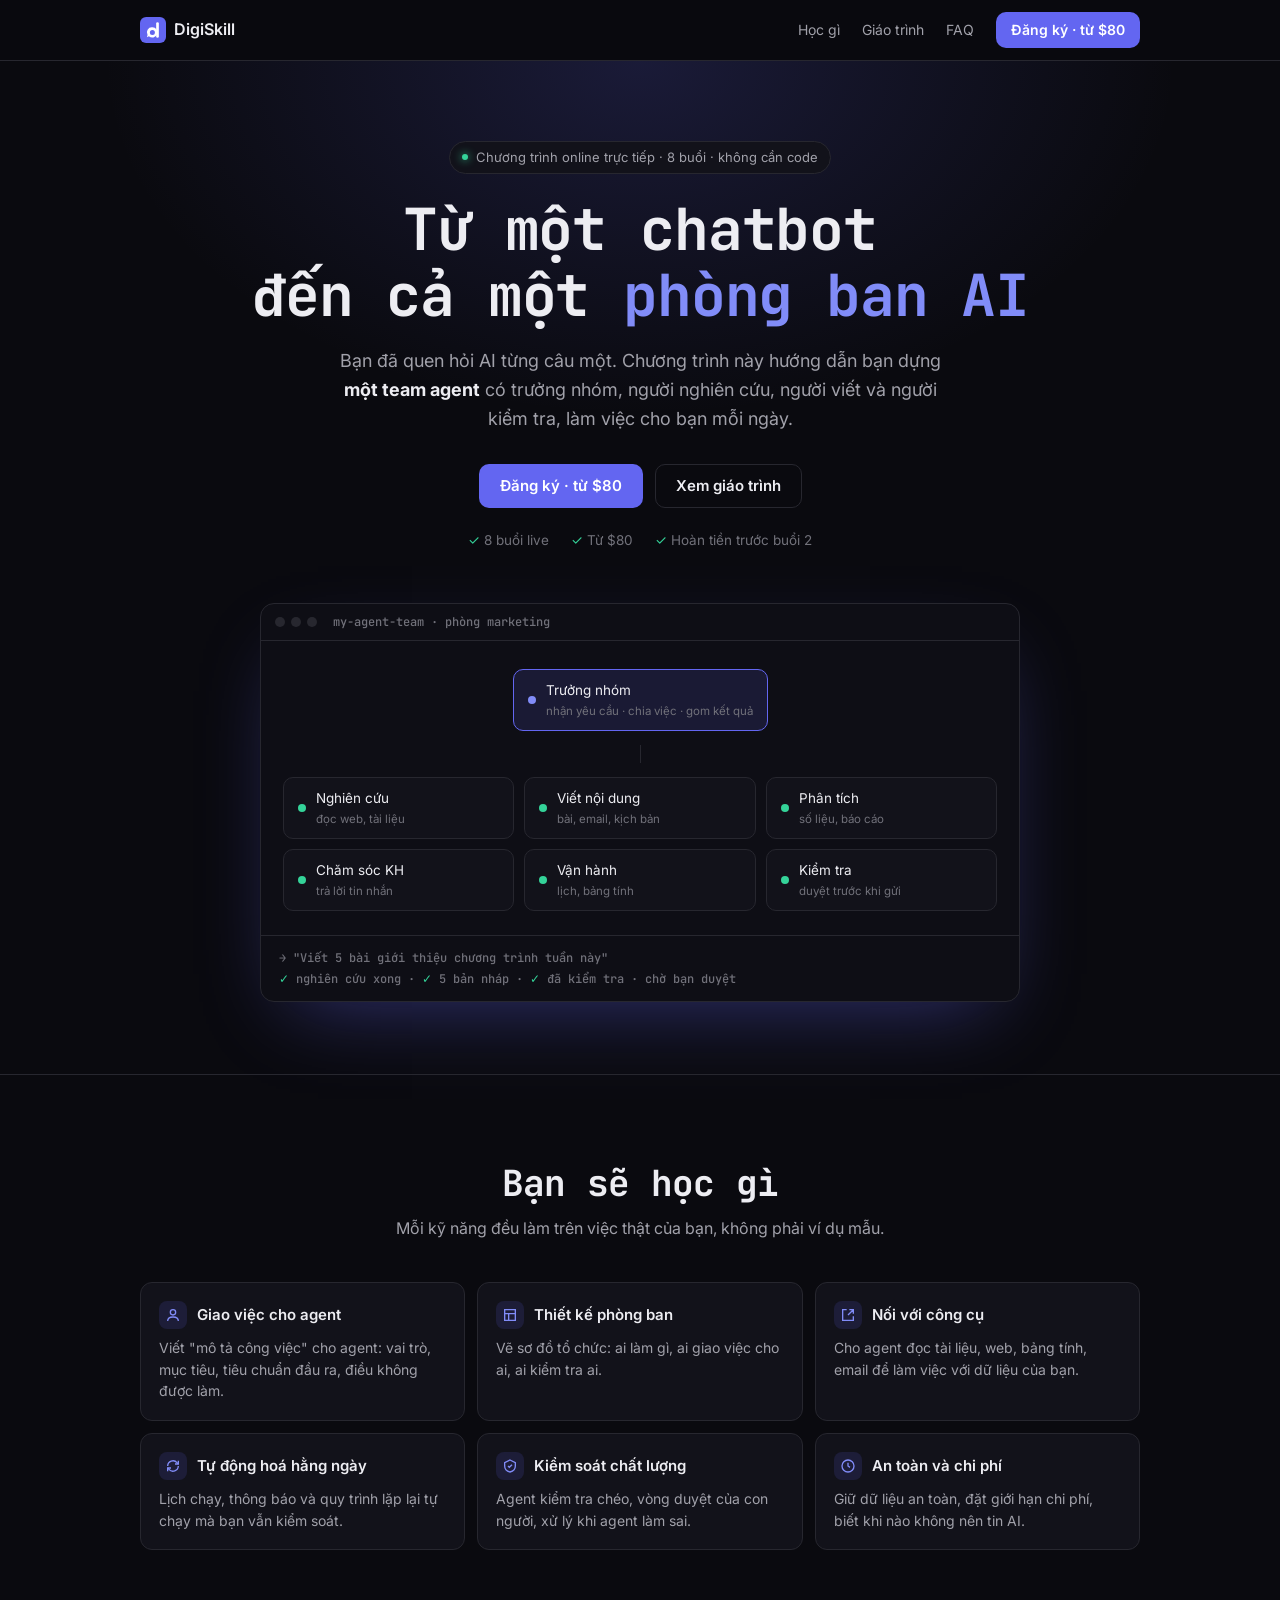
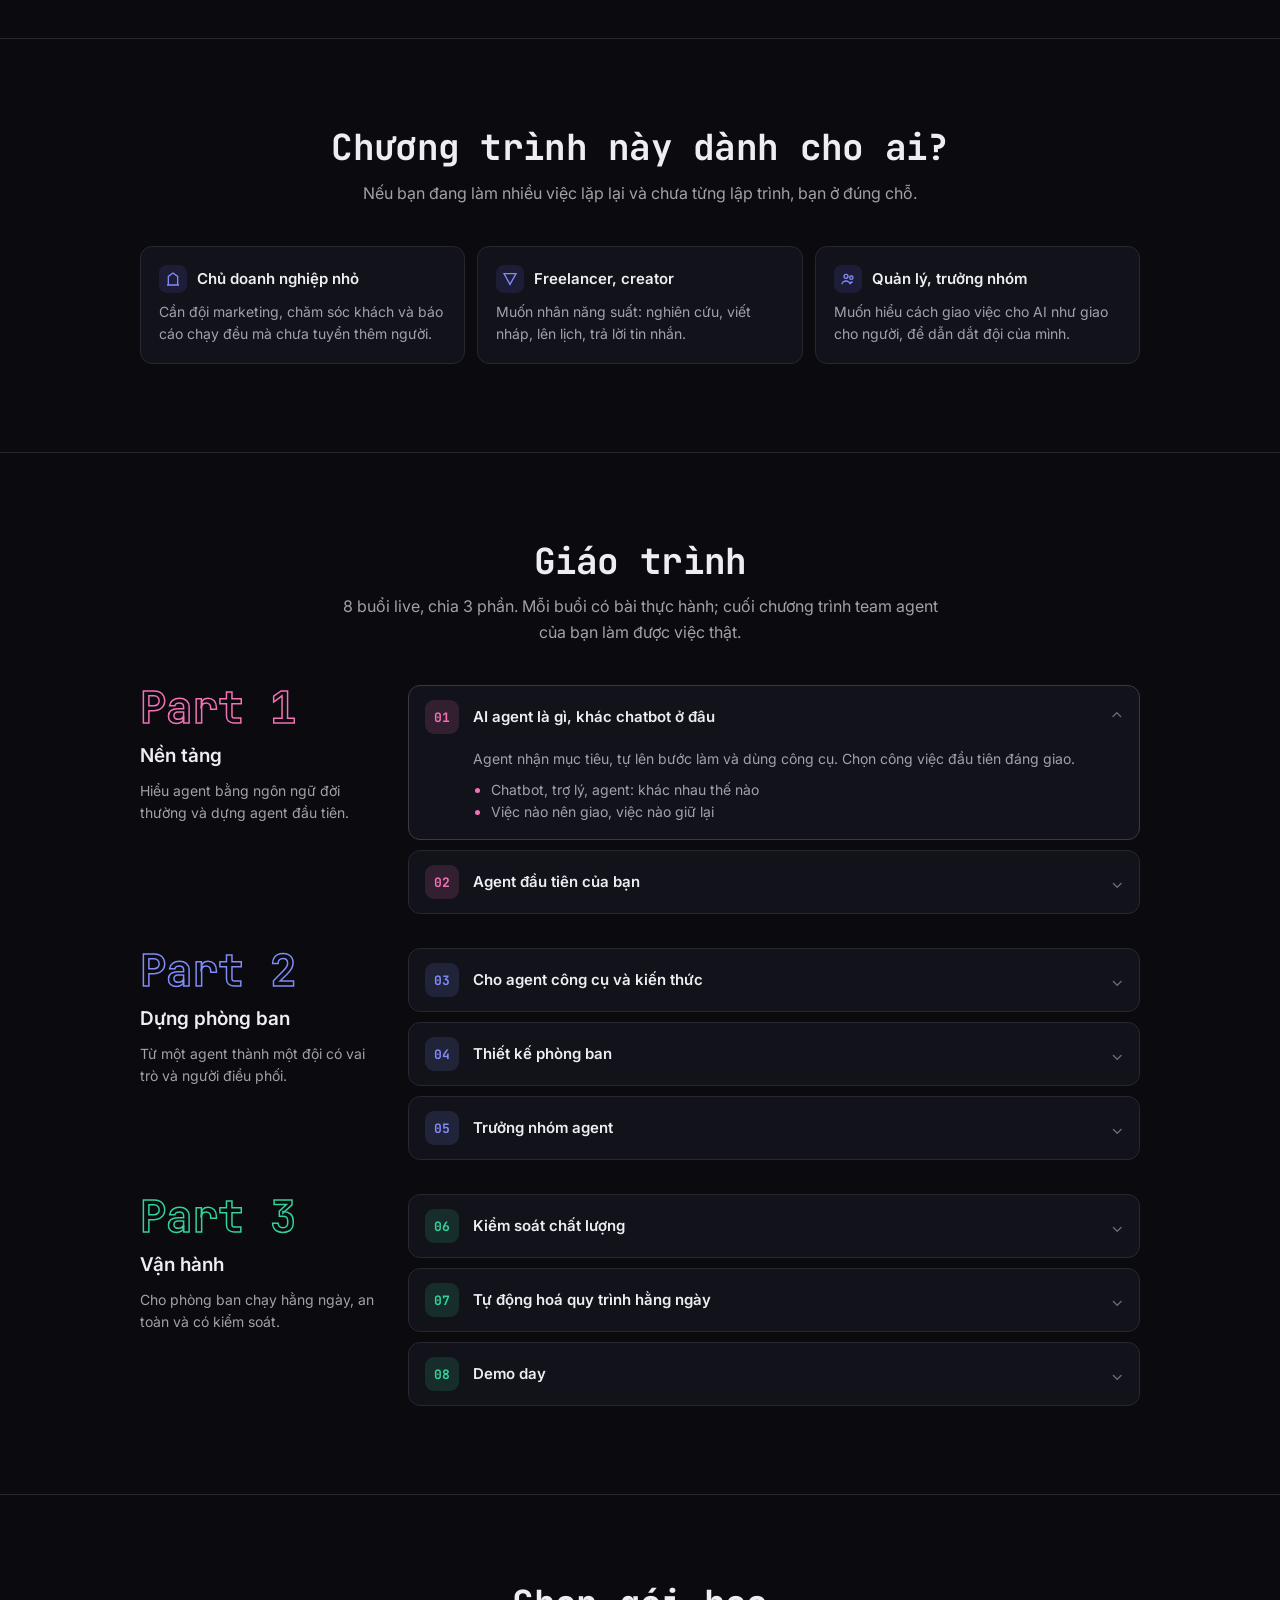
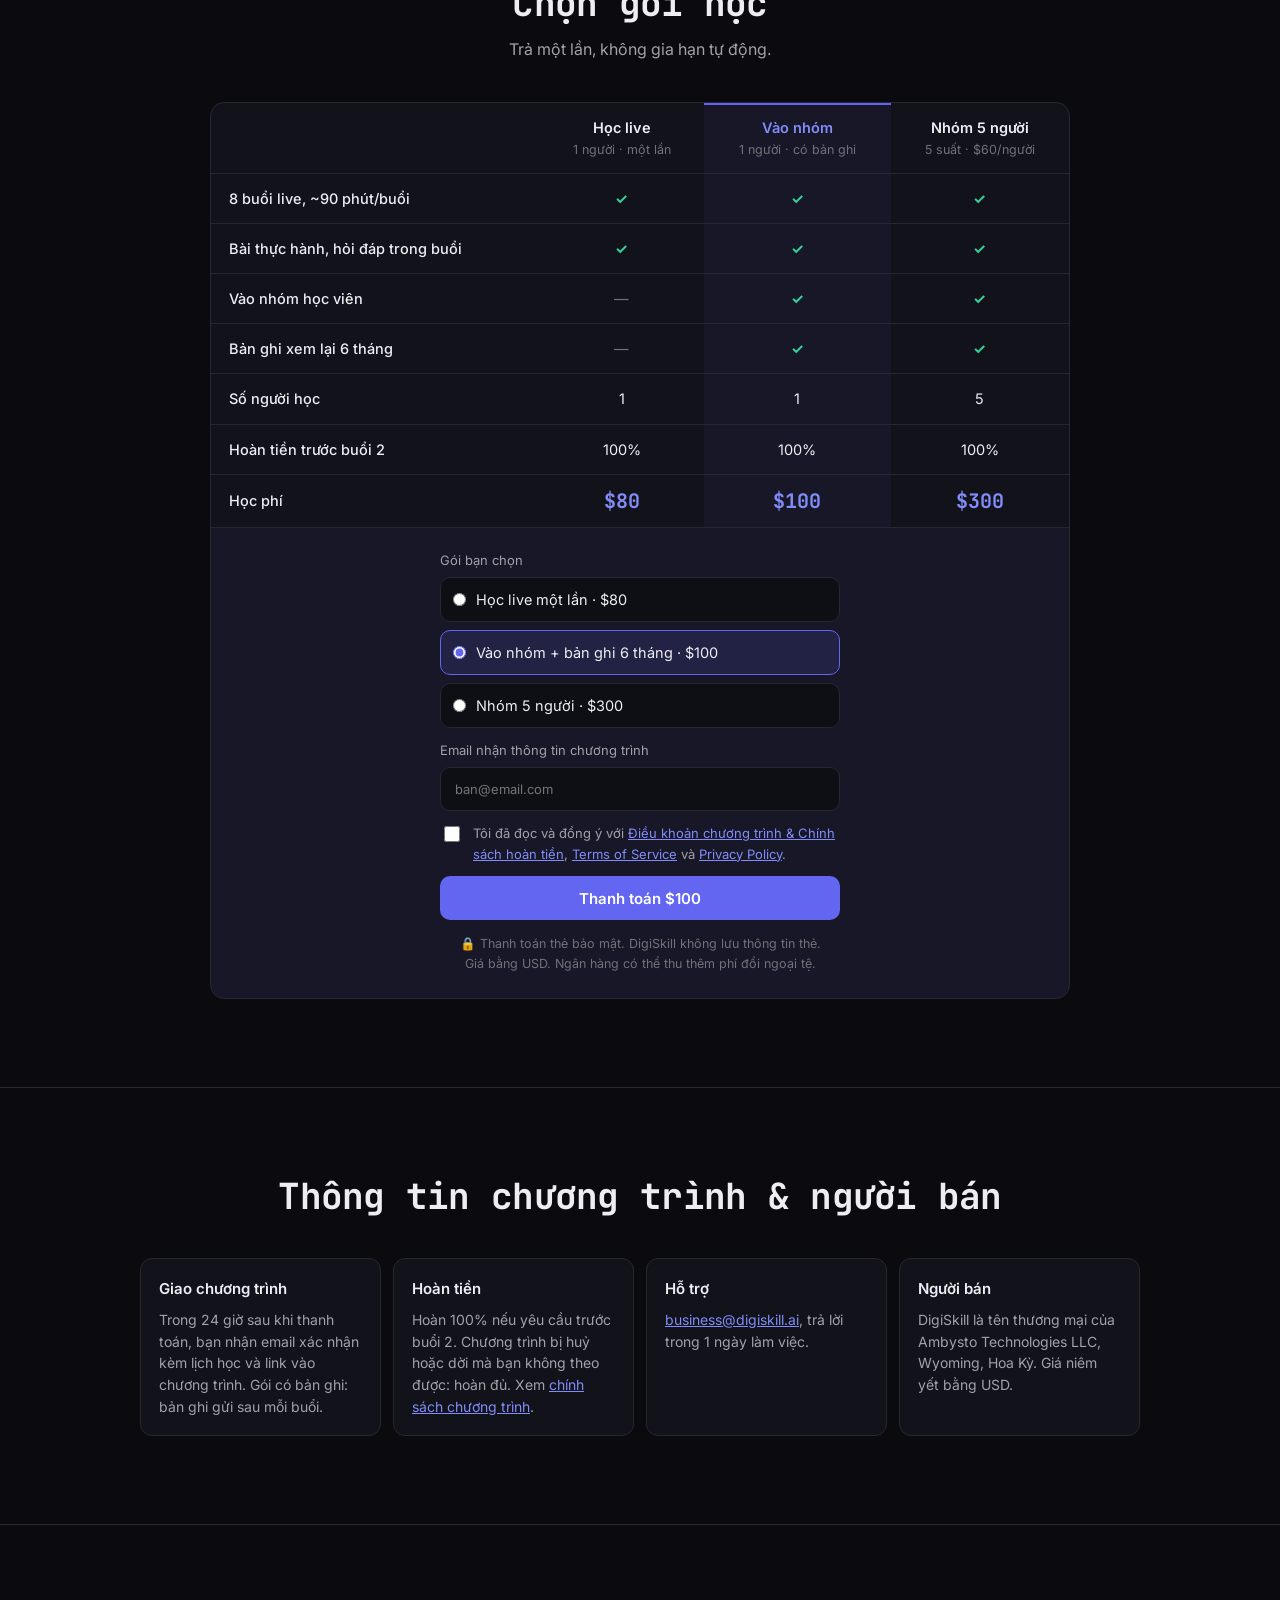
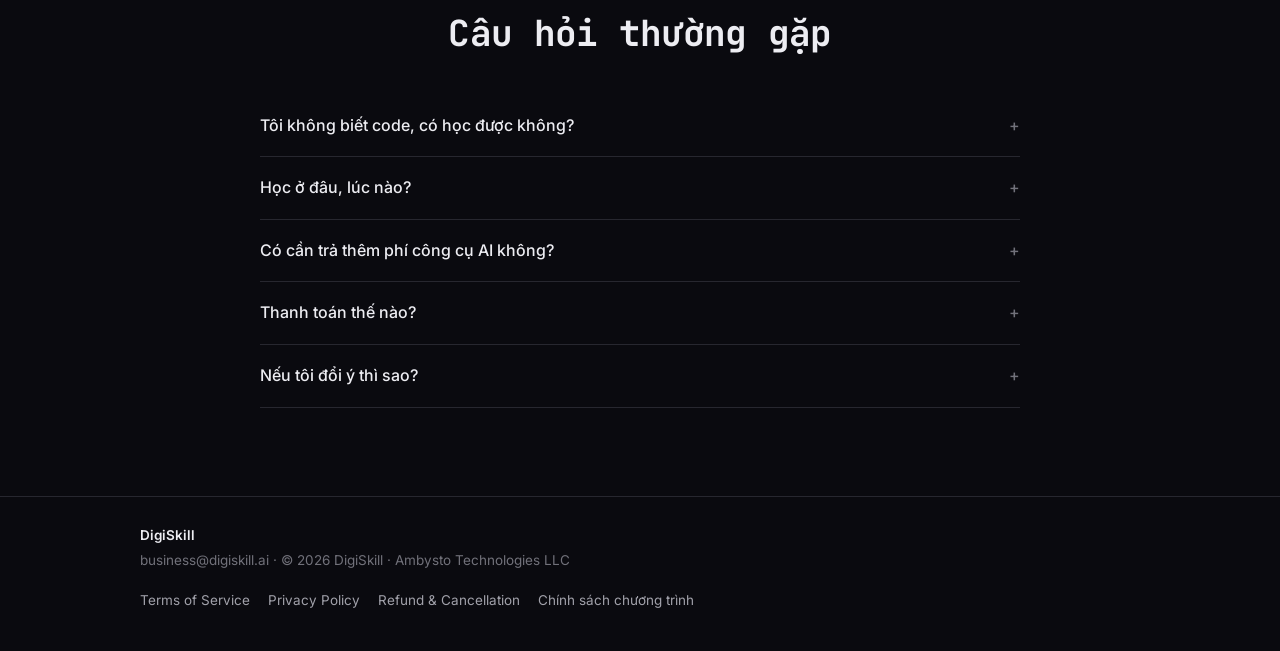
<file: landing/byat/build-your-first-agent-team.html>
<!doctype html>
<html lang="vi">
<head>
<meta charset="utf-8">
<meta name="viewport" content="width=device-width, initial-scale=1">
<title>Build Your First Agent Team · DigiSkill</title>
<meta name="description" content="Chương trình online 8 buổi cho người non-tech: dựng một team AI agent làm việc như một phòng ban đầy đủ. Học phí từ 80 USD.">
<meta name="theme-color" content="#0a0a0f">
<meta name="robots" content="noindex, nofollow, noarchive, nosnippet">
<link rel="canonical" href="https://digiskill.ai/byat/build-your-first-agent-team">
<meta property="og:type" content="website">
<meta property="og:site_name" content="DigiSkill">
<meta property="og:title" content="Build Your First Agent Team · 8 buổi online · từ 80 USD">
<meta property="og:description" content="Dựng một team AI agent làm việc như một phòng ban, không cần biết code.">
<meta property="og:image" content="https://digiskill.ai/assets/img/og.jpg?v=3">
<link rel="icon" href="/assets/img/logo.svg?v=3" type="image/svg+xml">
<link rel="preconnect" href="https://fonts.googleapis.com">
<link rel="preconnect" href="https://fonts.gstatic.com" crossorigin>
<link href="https://fonts.googleapis.com/css2?family=Inter:wght@400;500;600;700&family=JetBrains+Mono:wght@500;700&display=swap" rel="stylesheet">
<style>
:root{
  --bg:#0a0a0f;--bg-soft:#0e0e15;--card:#12121a;--card-hover:#191924;--border:#27272f;--border-hi:#3a3a46;
  --text:#ededf2;--muted:#a1a1aa;--dim:#71717a;
  --accent:#6366f1;--accent-hover:#818cf8;--accent-strong:#5558e8;--accent-soft:rgba(99,102,241,.14);--accent-tint:rgba(99,102,241,.06);--on-accent:#ffffff;
  --ok:#34d399;--err:#f87171;--err-soft:rgba(248,113,113,.08);
  --p1:#f472b6;--p2:#818cf8;--p3:#34d399;
  --mono:'JetBrains Mono',ui-monospace,SFMono-Regular,Menlo,monospace;
  --sans:'Inter',system-ui,-apple-system,'Segoe UI',sans-serif;
  --r:12px;
}
*{box-sizing:border-box}
html{scroll-behavior:smooth}
@media (prefers-reduced-motion:reduce){html{scroll-behavior:auto}}
body{margin:0;background:var(--bg);color:var(--text);font:400 16px/1.6 var(--sans);-webkit-font-smoothing:antialiased}
a{color:var(--accent-hover)}
.wrap{max-width:1040px;margin:0 auto;padding:0 20px}
h1,h2{font-family:var(--mono);font-weight:700;letter-spacing:-.02em;line-height:1.15;margin:0}
h3{margin:0;font-size:15px;font-weight:600}
section{padding:88px 0;border-top:1px solid var(--border)}
.sec-h{text-align:center;margin-bottom:40px}
.sec-h h2{font-size:clamp(26px,4vw,36px)}
.sec-h p{color:var(--muted);margin:12px auto 0;max-width:600px}

.nav{position:sticky;top:0;z-index:10;background:rgba(10,10,15,.82);backdrop-filter:blur(10px);border-bottom:1px solid var(--border)}
.nav .wrap{height:60px;display:flex;align-items:center;justify-content:space-between;gap:16px}
.brand{display:flex;align-items:center;gap:8px;color:var(--text);text-decoration:none;font-weight:600}
.nav nav{display:flex;align-items:center;gap:22px;font-size:14px}
.nav nav a:not(.btn){color:var(--muted);text-decoration:none}
.nav nav a:not(.btn):hover{color:var(--text)}
@media (max-width:640px){.nav nav .hide-sm{display:none}}

.btn{display:inline-flex;align-items:center;justify-content:center;gap:8px;height:44px;padding:0 20px;border-radius:10px;border:1px solid transparent;background:var(--accent);color:var(--on-accent);font:600 15px/1 var(--sans);text-decoration:none;cursor:pointer;transition:background .15s,border-color .15s}
.btn:hover{background:var(--accent-strong);color:var(--on-accent)}
.btn:focus-visible,a:focus-visible,summary:focus-visible{outline:2px solid var(--accent-hover);outline-offset:3px}
.btn-ghost{background:transparent;border-color:var(--border);color:var(--text)}
.btn-ghost:hover{background:var(--card-hover);color:var(--text)}
.btn-sm{height:36px;padding:0 14px;font-size:14px}

.hero{padding:80px 0 72px;text-align:center;border-top:0;background:radial-gradient(60% 50% at 50% 0%,rgba(99,102,241,.18),transparent 70%)}
.eyebrow{display:inline-flex;align-items:center;gap:8px;padding:5px 12px;border:1px solid var(--border);border-radius:999px;background:var(--card);color:var(--muted);font-size:13px}
.eyebrow i{width:6px;height:6px;border-radius:50%;background:var(--ok);box-shadow:0 0 8px var(--ok)}
.hero h1{font-size:clamp(32px,6vw,58px);margin:22px auto 18px;max-width:820px}
.hero h1 em{font-style:normal;color:var(--accent-hover)}
.hero .sub{color:var(--muted);font-size:18px;max-width:620px;margin:0 auto}
.hero .sub b{color:var(--text)}
.cta{display:flex;gap:12px;justify-content:center;flex-wrap:wrap;margin-top:30px}
.meta{display:flex;gap:22px;justify-content:center;flex-wrap:wrap;margin-top:22px;color:var(--dim);font-size:13.5px}
.meta span::before{content:"✓ ";color:var(--ok)}

.window{max-width:760px;margin:52px auto 0;border:1px solid var(--border);border-radius:14px;background:var(--bg-soft);overflow:hidden;box-shadow:0 30px 80px -30px rgba(99,102,241,.45);text-align:left}
.window .bar{display:flex;align-items:center;gap:6px;padding:10px 14px;border-bottom:1px solid var(--border);font:500 12px var(--mono);color:var(--dim)}
.window .bar b{width:10px;height:10px;border-radius:50%;background:var(--border)}
.window .bar span{margin-left:10px;overflow:hidden;text-overflow:ellipsis;white-space:nowrap}
.org{padding:28px 22px 24px;display:grid;gap:14px;justify-items:center}
.node{display:flex;align-items:center;gap:10px;padding:10px 14px;border:1px solid var(--border);border-radius:10px;background:var(--card);font-size:13.5px;min-width:0}
.node small{display:block;color:var(--dim);font-size:11.5px}
.node .dot{flex:none;width:8px;height:8px;border-radius:50%;background:var(--ok)}
.node.lead{border-color:var(--accent);background:var(--accent-soft)}
.node.lead .dot{background:var(--accent-hover)}
.row{display:grid;grid-template-columns:repeat(3,minmax(0,1fr));gap:10px;width:100%}
.line{width:1px;height:18px;background:var(--border)}
.log{border-top:1px solid var(--border);padding:12px 18px;font:500 12px/1.7 var(--mono);color:var(--dim)}
.log .ok{color:var(--ok)}
@media (max-width:560px){.row{grid-template-columns:repeat(2,minmax(0,1fr))}.org{padding:20px 14px}}

.grid{display:grid;gap:12px;grid-template-columns:repeat(auto-fit,minmax(min(100%,280px),1fr))}
.card{border:1px solid var(--border);border-radius:var(--r);background:var(--card);padding:18px;transition:background .15s,border-color .15s}
.card:hover{background:var(--card-hover);border-color:var(--border-hi)}
.card h3{display:flex;align-items:center;gap:10px;margin-bottom:8px}
.card p{margin:0;color:var(--muted);font-size:14px;line-height:1.55}
.ic{flex:none;width:28px;height:28px;border-radius:8px;display:grid;place-items:center;background:var(--accent-soft);color:var(--accent-hover)}
.ic svg{width:16px;height:16px}

.part{display:grid;grid-template-columns:240px 1fr;gap:28px;margin-top:34px}
.part-l .pn{font:700 44px/1 var(--mono);color:transparent;-webkit-text-stroke:1.5px var(--pc)}
.part-l h3{font-size:19px;margin:12px 0 8px}
.part-l p{margin:0;color:var(--muted);font-size:14px}
.mods{display:grid;gap:10px}
details.mod{border:1px solid var(--border);border-radius:var(--r);background:var(--card)}
details.mod[open]{border-color:var(--border-hi)}
details.mod summary{list-style:none;cursor:pointer;display:flex;align-items:center;gap:14px;padding:14px 16px}
details.mod summary::-webkit-details-marker{display:none}
.mn{flex:none;width:34px;height:34px;border-radius:9px;display:grid;place-items:center;font:700 13px var(--mono);color:var(--pc);background:color-mix(in srgb,var(--pc) 14%,transparent)}
details.mod summary b{font-weight:600;font-size:15px;flex:1}
details.mod summary .chev{color:var(--dim);transition:transform .15s}
details.mod[open] summary .chev{transform:rotate(180deg)}
.mod-body{padding:0 16px 16px 64px;color:var(--muted);font-size:14px}
.mod-body ul{margin:8px 0 0;padding-left:18px}
.mod-body li::marker{color:var(--pc)}
@media (max-width:760px){.part{grid-template-columns:1fr;gap:16px}.mod-body{padding-left:16px}}

.pt{max-width:760px;margin:0 auto;border:1px solid var(--border);border-radius:14px;overflow:hidden;background:var(--card)}
.pt table{width:100%;border-collapse:collapse;font-size:14.5px}
.pt th,.pt td{padding:13px 18px;border-bottom:1px solid var(--border);text-align:left}
.pt td:last-child,.pt th:last-child{text-align:center;width:50%;background:var(--accent-tint)}
.pt thead th{font-weight:600}
.pt thead th:last-child{color:var(--accent-hover)}
.pt thead th small{display:block;color:var(--dim);font-weight:400;font-size:12.5px}
.pt td:first-child{font-weight:500}
.yes{color:var(--ok);font-weight:700}
.price-cell{font:700 20px var(--mono);color:var(--accent-hover)!important}
.checkout{padding:22px 18px 24px;display:grid;gap:14px;justify-items:center;background:var(--accent-tint)}
.checkout form{width:100%;max-width:400px;display:grid;gap:12px}
.checkout label.f{font-size:13px;color:var(--muted);text-align:left}
.checkout input[type=email]{width:100%;height:44px;padding:0 14px;border-radius:10px;border:1px solid var(--border);background:var(--bg-soft);color:var(--text);font:inherit;margin-top:6px}
.checkout input[type=email]:focus{outline:none;border-color:var(--accent);box-shadow:0 0 0 3px var(--accent-soft)}
.agree{display:flex;gap:10px;align-items:flex-start;font-size:13px;color:var(--muted);text-align:left;cursor:pointer}
.agree input{margin-top:3px;width:16px;height:16px;flex:none;accent-color:var(--accent)}
.err{display:none;margin:0;padding:10px 12px;border:1px solid var(--err);border-radius:10px;background:var(--err-soft);color:var(--err);font-size:13px;text-align:left}
.fine{margin:0;color:var(--dim);font-size:12.5px;text-align:center}
@media (max-width:560px){.pt th,.pt td{padding:11px 12px;font-size:13.5px}}

.faq{max-width:760px;margin:0 auto}
.faq details{border-bottom:1px solid var(--border);padding:18px 0}
.faq summary{list-style:none;cursor:pointer;display:flex;justify-content:space-between;gap:16px;font-weight:500}
.faq summary::-webkit-details-marker{display:none}
.faq summary span{color:var(--dim);transition:transform .15s}
.faq details[open] summary span{transform:rotate(45deg)}
.faq p{margin:10px 0 0;color:var(--muted);font-size:15px}

footer{border-top:1px solid var(--border);color:var(--dim);font-size:13.5px}
footer .wrap{padding-top:28px;padding-bottom:40px;display:flex;flex-wrap:wrap;justify-content:space-between;gap:18px}
footer a{color:var(--muted);text-decoration:none}
footer a:hover{color:var(--text)}
footer nav{display:flex;flex-wrap:wrap;gap:18px}
.pt{max-width:860px}
.pt td:last-child,.pt th:last-child{width:auto}
.pt th.tier,.pt td:not(:first-child){text-align:center;background:transparent}
.pt thead th.tier{color:var(--text)}
.pt .sel{background:var(--accent-tint)!important}
.pt thead th.tier.sel{color:var(--accent-hover);box-shadow:inset 0 2px 0 var(--accent)}
.no{color:var(--dim)}
.pt{overflow-x:auto}
.pt table{min-width:520px}
.pick{border:0;padding:0;margin:0;display:grid;gap:8px}
.pick legend{font-size:13px;color:var(--muted);margin-bottom:6px;padding:0}
.pick label{display:flex;align-items:center;gap:10px;padding:10px 12px;border:1px solid var(--border);border-radius:10px;background:var(--bg-soft);cursor:pointer;font-size:14.5px}
.pick label:hover{border-color:var(--border-hi)}
.pick label:has(input:checked){border-color:var(--accent);background:var(--accent-soft)}
.pick input{accent-color:var(--accent);margin:0}
.hint{margin:0;font-size:13px;color:var(--muted);text-align:left}
</style>
</head>
<body>

<header class="nav">
<div class="wrap">
<a class="brand" href="/"><svg width="26" height="26" viewBox="0 0 64 64" aria-hidden="true"><rect width="64" height="64" rx="15" fill="var(--accent)"/><g fill="var(--on-accent)"><path fill-rule="evenodd" d="M30.5 25.5a12.5 12.5 0 1 1-8.6 21.6l-4.9 2.9 1.6-5.6A12.5 12.5 0 0 1 30.5 25.5zm0 6.3a6.2 6.2 0 1 0 0 12.4 6.2 6.2 0 0 0 0-12.4z"/><rect x="39.8" y="13" width="6.6" height="38" rx="3.3"/></g></svg>DigiSkill</a>
<nav aria-label="Chính">
<a class="hide-sm" href="#hoc-gi">Học gì</a>
<a class="hide-sm" href="#giao-trinh">Giáo trình</a>
<a class="hide-sm" href="#faq">FAQ</a>
<a class="btn btn-sm" href="#dang-ky">Đăng ký · từ $80</a>
</nav>
</div>
</header>

<main>
<section class="hero">
<div class="wrap">
<span class="eyebrow"><i></i>Chương trình online trực tiếp · 8 buổi · không cần code</span>
<h1>Từ một chatbot<br>đến cả một <em>phòng ban AI</em></h1>
<p class="sub">Bạn đã quen hỏi AI từng câu một. Chương trình này hướng dẫn bạn dựng <b>một team agent</b> có trưởng nhóm, người nghiên cứu, người viết và người kiểm tra, làm việc cho bạn mỗi ngày.</p>
<div class="cta">
<a class="btn" href="#dang-ky">Đăng ký · từ $80</a>
<a class="btn btn-ghost" href="#giao-trinh">Xem giáo trình</a>
</div>
<div class="meta"><span>8 buổi live</span><span>Từ $80</span><span>Hoàn tiền trước buổi 2</span></div>

<div class="window" aria-hidden="true">
<div class="bar"><b></b><b></b><b></b><span>my-agent-team · phòng marketing</span></div>
<div class="org">
<div class="node lead"><i class="dot"></i><div>Trưởng nhóm<small>nhận yêu cầu · chia việc · gom kết quả</small></div></div>
<div class="line"></div>
<div class="row">
<div class="node"><i class="dot"></i><div>Nghiên cứu<small>đọc web, tài liệu</small></div></div>
<div class="node"><i class="dot"></i><div>Viết nội dung<small>bài, email, kịch bản</small></div></div>
<div class="node"><i class="dot"></i><div>Phân tích<small>số liệu, báo cáo</small></div></div>
<div class="node"><i class="dot"></i><div>Chăm sóc KH<small>trả lời tin nhắn</small></div></div>
<div class="node"><i class="dot"></i><div>Vận hành<small>lịch, bảng tính</small></div></div>
<div class="node"><i class="dot"></i><div>Kiểm tra<small>duyệt trước khi gửi</small></div></div>
</div>
</div>
<div class="log">→ "Viết 5 bài giới thiệu chương trình tuần này"<br><span class="ok">✓</span> nghiên cứu xong · <span class="ok">✓</span> 5 bản nháp · <span class="ok">✓</span> đã kiểm tra · chờ bạn duyệt</div>
</div>
</div>
</section>

<section id="hoc-gi">
<div class="wrap">
<div class="sec-h"><h2>Bạn sẽ học gì</h2><p>Mỗi kỹ năng đều làm trên việc thật của bạn, không phải ví dụ mẫu.</p></div>
<div class="grid">
<div class="card"><h3><span class="ic"><svg viewBox="0 0 24 24" fill="none" stroke="currentColor" stroke-width="2"><circle cx="12" cy="8" r="4"/><path d="M4 21c0-4 4-6 8-6s8 2 8 6"/></svg></span>Giao việc cho agent</h3><p>Viết "mô tả công việc" cho agent: vai trò, mục tiêu, tiêu chuẩn đầu ra, điều không được làm.</p></div>
<div class="card"><h3><span class="ic"><svg viewBox="0 0 24 24" fill="none" stroke="currentColor" stroke-width="2"><path d="M4 4h16v16H4z"/><path d="M4 10h16M10 10v10"/></svg></span>Thiết kế phòng ban</h3><p>Vẽ sơ đồ tổ chức: ai làm gì, ai giao việc cho ai, ai kiểm tra ai.</p></div>
<div class="card"><h3><span class="ic"><svg viewBox="0 0 24 24" fill="none" stroke="currentColor" stroke-width="2"><path d="M14 4h6v6M20 4l-8 8M10 4H4v16h16v-6"/></svg></span>Nối với công cụ</h3><p>Cho agent đọc tài liệu, web, bảng tính, email để làm việc với dữ liệu của bạn.</p></div>
<div class="card"><h3><span class="ic"><svg viewBox="0 0 24 24" fill="none" stroke="currentColor" stroke-width="2"><path d="M4 12a8 8 0 0 1 14-5l2 2M20 12a8 8 0 0 1-14 5l-2-2"/><path d="M20 4v5h-5M4 20v-5h5"/></svg></span>Tự động hoá hằng ngày</h3><p>Lịch chạy, thông báo và quy trình lặp lại tự chạy mà bạn vẫn kiểm soát.</p></div>
<div class="card"><h3><span class="ic"><svg viewBox="0 0 24 24" fill="none" stroke="currentColor" stroke-width="2"><path d="M12 3l8 4v5c0 5-3.5 8-8 9-4.5-1-8-4-8-9V7z"/><path d="M9 12l2 2 4-4"/></svg></span>Kiểm soát chất lượng</h3><p>Agent kiểm tra chéo, vòng duyệt của con người, xử lý khi agent làm sai.</p></div>
<div class="card"><h3><span class="ic"><svg viewBox="0 0 24 24" fill="none" stroke="currentColor" stroke-width="2"><circle cx="12" cy="12" r="9"/><path d="M12 7v5l3 2"/></svg></span>An toàn và chi phí</h3><p>Giữ dữ liệu an toàn, đặt giới hạn chi phí, biết khi nào không nên tin AI.</p></div>
</div>
</div>
</section>

<section>
<div class="wrap">
<div class="sec-h"><h2>Chương trình này dành cho ai?</h2><p>Nếu bạn đang làm nhiều việc lặp lại và chưa từng lập trình, bạn ở đúng chỗ.</p></div>
<div class="grid">
<div class="card"><h3><span class="ic"><svg viewBox="0 0 24 24" fill="none" stroke="currentColor" stroke-width="2"><path d="M3 21h18M5 21V8l7-5 7 5v13"/></svg></span>Chủ doanh nghiệp nhỏ</h3><p>Cần đội marketing, chăm sóc khách và báo cáo chạy đều mà chưa tuyển thêm người.</p></div>
<div class="card"><h3><span class="ic"><svg viewBox="0 0 24 24" fill="none" stroke="currentColor" stroke-width="2"><path d="M12 20l9-16H3z"/></svg></span>Freelancer, creator</h3><p>Muốn nhân năng suất: nghiên cứu, viết nháp, lên lịch, trả lời tin nhắn.</p></div>
<div class="card"><h3><span class="ic"><svg viewBox="0 0 24 24" fill="none" stroke="currentColor" stroke-width="2"><circle cx="9" cy="8" r="3"/><circle cx="17" cy="10" r="2.5"/><path d="M3 20c0-3 3-5 6-5s6 2 6 5M15 20c0-2 1.5-3.5 4-3.5"/></svg></span>Quản lý, trưởng nhóm</h3><p>Muốn hiểu cách giao việc cho AI như giao cho người, để dẫn dắt đội của mình.</p></div>
</div>
</div>
</section>

<section id="giao-trinh">
<div class="wrap">
<div class="sec-h"><h2>Giáo trình</h2><p>8 buổi live, chia 3 phần. Mỗi buổi có bài thực hành; cuối chương trình team agent của bạn làm được việc thật.</p></div>

<div class="part" style="--pc:var(--p1)">
<div class="part-l"><div class="pn">Part 1</div><h3>Nền tảng</h3><p>Hiểu agent bằng ngôn ngữ đời thường và dựng agent đầu tiên.</p></div>
<div class="mods">
<details class="mod" open><summary><span class="mn">01</span><b>AI agent là gì, khác chatbot ở đâu</b><span class="chev">⌄</span></summary><div class="mod-body">Agent nhận mục tiêu, tự lên bước làm và dùng công cụ. Chọn công việc đầu tiên đáng giao.<ul><li>Chatbot, trợ lý, agent: khác nhau thế nào</li><li>Việc nào nên giao, việc nào giữ lại</li></ul></div></details>
<details class="mod"><summary><span class="mn">02</span><b>Agent đầu tiên của bạn</b><span class="chev">⌄</span></summary><div class="mod-body">Viết mô tả công việc cho agent và chạy nó trên một việc thật.<ul><li>Vai trò, mục tiêu, tiêu chuẩn đầu ra</li><li>Sửa agent khi kết quả chưa đạt</li></ul></div></details>
</div>
</div>

<div class="part" style="--pc:var(--p2)">
<div class="part-l"><div class="pn">Part 2</div><h3>Dựng phòng ban</h3><p>Từ một agent thành một đội có vai trò và người điều phối.</p></div>
<div class="mods">
<details class="mod"><summary><span class="mn">03</span><b>Cho agent công cụ và kiến thức</b><span class="chev">⌄</span></summary><div class="mod-body">Gắn tài liệu, web và bảng tính để agent làm việc với dữ liệu của bạn.</div></details>
<details class="mod"><summary><span class="mn">04</span><b>Thiết kế phòng ban</b><span class="chev">⌄</span></summary><div class="mod-body">Vẽ sơ đồ tổ chức: ai làm gì, ai giao việc cho ai, ai kiểm tra ai.</div></details>
<details class="mod"><summary><span class="mn">05</span><b>Trưởng nhóm agent</b><span class="chev">⌄</span></summary><div class="mod-body">Một agent nhận yêu cầu, chia việc cho cả team và gom kết quả lại.</div></details>
</div>
</div>

<div class="part" style="--pc:var(--p3)">
<div class="part-l"><div class="pn">Part 3</div><h3>Vận hành</h3><p>Cho phòng ban chạy hằng ngày, an toàn và có kiểm soát.</p></div>
<div class="mods">
<details class="mod"><summary><span class="mn">06</span><b>Kiểm soát chất lượng</b><span class="chev">⌄</span></summary><div class="mod-body">Agent kiểm tra, vòng duyệt của con người, xử lý khi agent làm sai.</div></details>
<details class="mod"><summary><span class="mn">07</span><b>Tự động hoá quy trình hằng ngày</b><span class="chev">⌄</span></summary><div class="mod-body">Lịch chạy, thông báo, nối với các công cụ bạn đang dùng, đặt giới hạn chi phí.</div></details>
<details class="mod"><summary><span class="mn">08</span><b>Demo day</b><span class="chev">⌄</span></summary><div class="mod-body">Trình bày phòng ban AI của bạn, nhận góp ý và kế hoạch mở rộng.</div></details>
</div>
</div>
</div>
</section>

<section id="dang-ky">
<div class="wrap">
<div class="sec-h"><h2>Chọn gói học</h2><p>Trả một lần, không gia hạn tự động.</p></div>
<div class="pt">
<table>
<thead><tr><th scope="col"></th>
<th scope="col" class="tier" data-t="live">Học live<small>1 người · một lần</small></th>
<th scope="col" class="tier" data-t="community">Vào nhóm<small>1 người · có bản ghi</small></th>
<th scope="col" class="tier" data-t="group5">Nhóm 5 người<small>5 suất · $60/người</small></th></tr></thead>
<tbody>
<tr><td>8 buổi live, ~90 phút/buổi</td><td><span class="yes">✓</span></td><td><span class="yes">✓</span></td><td><span class="yes">✓</span></td></tr>
<tr><td>Bài thực hành, hỏi đáp trong buổi</td><td><span class="yes">✓</span></td><td><span class="yes">✓</span></td><td><span class="yes">✓</span></td></tr>
<tr><td>Vào nhóm học viên</td><td><span class="no">—</span></td><td><span class="yes">✓</span></td><td><span class="yes">✓</span></td></tr>
<tr><td>Bản ghi xem lại 6 tháng</td><td><span class="no">—</span></td><td><span class="yes">✓</span></td><td><span class="yes">✓</span></td></tr>
<tr><td>Số người học</td><td>1</td><td>1</td><td>5</td></tr>
<tr><td>Hoàn tiền trước buổi 2</td><td>100%</td><td>100%</td><td>100%</td></tr>
<tr class="price-row"><td>Học phí</td><td class="price-cell">$80</td><td class="price-cell">$100</td><td class="price-cell">$300</td></tr>
</tbody>
</table>
<div class="checkout">
<form id="co" novalidate>
<fieldset class="pick"><legend>Gói bạn chọn</legend>
<label><input type="radio" name="tier" value="live"><span>Học live một lần · $80</span></label>
<label><input type="radio" name="tier" value="community" checked><span>Vào nhóm + bản ghi 6 tháng · $100</span></label>
<label><input type="radio" name="tier" value="group5"><span>Nhóm 5 người · $300</span></label>
</fieldset>
<label class="f" for="em">Email nhận thông tin chương trình
<input id="em" type="email" required autocomplete="email" placeholder="ban@email.com"></label>
<p class="hint" id="gh" hidden>Gói nhóm: sau khi thanh toán, gửi email của 5 thành viên tới business@digiskill.ai để chúng tôi xếp vào chương trình.</p>
<label class="agree"><input id="ag" type="checkbox" required><span>Tôi đã đọc và đồng ý với <a href="/byat/policy" target="_blank">Điều khoản chương trình &amp; Chính sách hoàn tiền</a>, <a href="/terms" target="_blank">Terms of Service</a> và <a href="/privacy-policy" target="_blank">Privacy Policy</a>.</span></label>
<p id="er" class="err" role="alert"></p>
<button class="btn" type="submit" id="pay" style="width:100%">Thanh toán $100</button>
</form>
<p class="fine">🔒 Thanh toán thẻ bảo mật. DigiSkill không lưu thông tin thẻ.<br>Giá bằng USD. Ngân hàng có thể thu thêm phí đổi ngoại tệ.</p>
</div>
</div>
</div>
</section>

<section>
<div class="wrap">
<div class="sec-h"><h2>Thông tin chương trình &amp; người bán</h2></div>
<div class="grid" style="grid-template-columns:repeat(auto-fit,minmax(min(100%,220px),1fr))">
<div class="card"><h3>Giao chương trình</h3><p>Trong 24 giờ sau khi thanh toán, bạn nhận email xác nhận kèm lịch học và link vào chương trình. Gói có bản ghi: bản ghi gửi sau mỗi buổi.</p></div>
<div class="card"><h3>Hoàn tiền</h3><p>Hoàn 100% nếu yêu cầu trước buổi 2. Chương trình bị huỷ hoặc dời mà bạn không theo được: hoàn đủ. Xem <a href="/byat/policy">chính sách chương trình</a>.</p></div>
<div class="card"><h3>Hỗ trợ</h3><p><a href="mailto:business@digiskill.ai">business@digiskill.ai</a>, trả lời trong 1 ngày làm việc.</p></div>
<div class="card"><h3>Người bán</h3><p>DigiSkill là tên thương mại của Ambysto Technologies LLC, Wyoming, Hoa Kỳ. Giá niêm yết bằng USD.</p></div>
</div>
</div>
</section>

<section id="faq">
<div class="wrap">
<div class="sec-h"><h2>Câu hỏi thường gặp</h2></div>
<div class="faq">
<details><summary>Tôi không biết code, có học được không?<span>+</span></summary><p>Được. Chương trình thiết kế cho người non-tech. Bạn làm việc bằng ngôn ngữ tự nhiên và các công cụ có giao diện, không viết code.</p></details>
<details><summary>Học ở đâu, lúc nào?<span>+</span></summary><p>Học online trực tiếp qua video call. Lịch cụ thể được gửi qua email trong 24 giờ sau khi bạn thanh toán.</p></details>
<details><summary>Có cần trả thêm phí công cụ AI không?<span>+</span></summary><p>Chương trình ưu tiên công cụ có gói miễn phí. Nếu bạn muốn dùng gói trả phí, giảng viên hướng dẫn cách đặt giới hạn chi phí.</p></details>
<details><summary>Thanh toán thế nào?<span>+</span></summary><p>Trả một lần bằng thẻ Visa, Mastercard, Amex… theo gói bạn chọn ($80, $100 hoặc $300). Biên nhận gửi về email ngay sau khi thanh toán.</p></details>
<details><summary>Nếu tôi đổi ý thì sao?<span>+</span></summary><p>Gửi email trước khi buổi 2 bắt đầu, bạn được hoàn 100% về thẻ đã dùng trong 5–10 ngày làm việc.</p></details>
</div>
</div>
</section>
</main>

<footer>
<div class="wrap">
<div><div style="color:var(--text);font-weight:600;margin-bottom:4px">DigiSkill</div>business@digiskill.ai · © 2026 DigiSkill · Ambysto Technologies LLC</div>
<nav aria-label="Pháp lý"><a href="/terms">Terms of Service</a><a href="/privacy-policy">Privacy Policy</a><a href="/refund-policy">Refund &amp; Cancellation</a><a href="/byat/policy">Chính sách chương trình</a></nav>
</div>
</footer>

<script>
(function(){
  var LINKS={live:'https://buy.stripe.com/eVqdR90aDa5ZbuwdaC4wM03',community:'https://buy.stripe.com/dRmeVdbTl2DxcyAeeG4wM00',group5:'https://buy.stripe.com/6oU5kDf5xgun9mo3A24wM02'};
  var PRICE={live:80,community:100,group5:300};
  var form=document.getElementById('co'),pay=document.getElementById('pay'),gh=document.getElementById('gh');
  var cols={live:2,community:3,group5:4};
  function cur(){return form.querySelector('input[name=tier]:checked').value;}
  function paint(){
    var k=cur();pay.textContent='Thanh toán $'+PRICE[k];gh.hidden=k!=='group5';
    document.querySelectorAll('.pt th, .pt td').forEach(function(c){c.classList.remove('sel');});
    document.querySelectorAll('.pt tr').forEach(function(r){var c=r.children[cols[k]-1];if(c)c.classList.add('sel');});
  }
  form.querySelectorAll('input[name=tier]').forEach(function(r){r.addEventListener('change',paint);});
  document.querySelectorAll('.pt th.tier').forEach(function(th){th.style.cursor='pointer';th.addEventListener('click',function(){form.querySelector('input[value='+th.dataset.t+']').checked=true;paint();});});
  paint();
  form.addEventListener('submit',function(e){
    e.preventDefault();
    var em=document.getElementById('em'),ag=document.getElementById('ag'),er=document.getElementById('er');
    var v=em.value.trim(),bad=!/^[^\s@]+@[^\s@]+\.[^\s@]+$/.test(v);
    var msg=bad?'Vui lòng nhập email hợp lệ.':(!ag.checked?'Vui lòng đồng ý với điều khoản trước khi thanh toán.':'');
    if(msg){er.textContent=msg;er.style.display='block';(bad?em:ag).focus();return;}
    er.style.display='none';
    location.href=LINKS[cur()]+'?prefilled_email='+encodeURIComponent(v);
  });
})();
</script>
</body>
</html>
</file>
